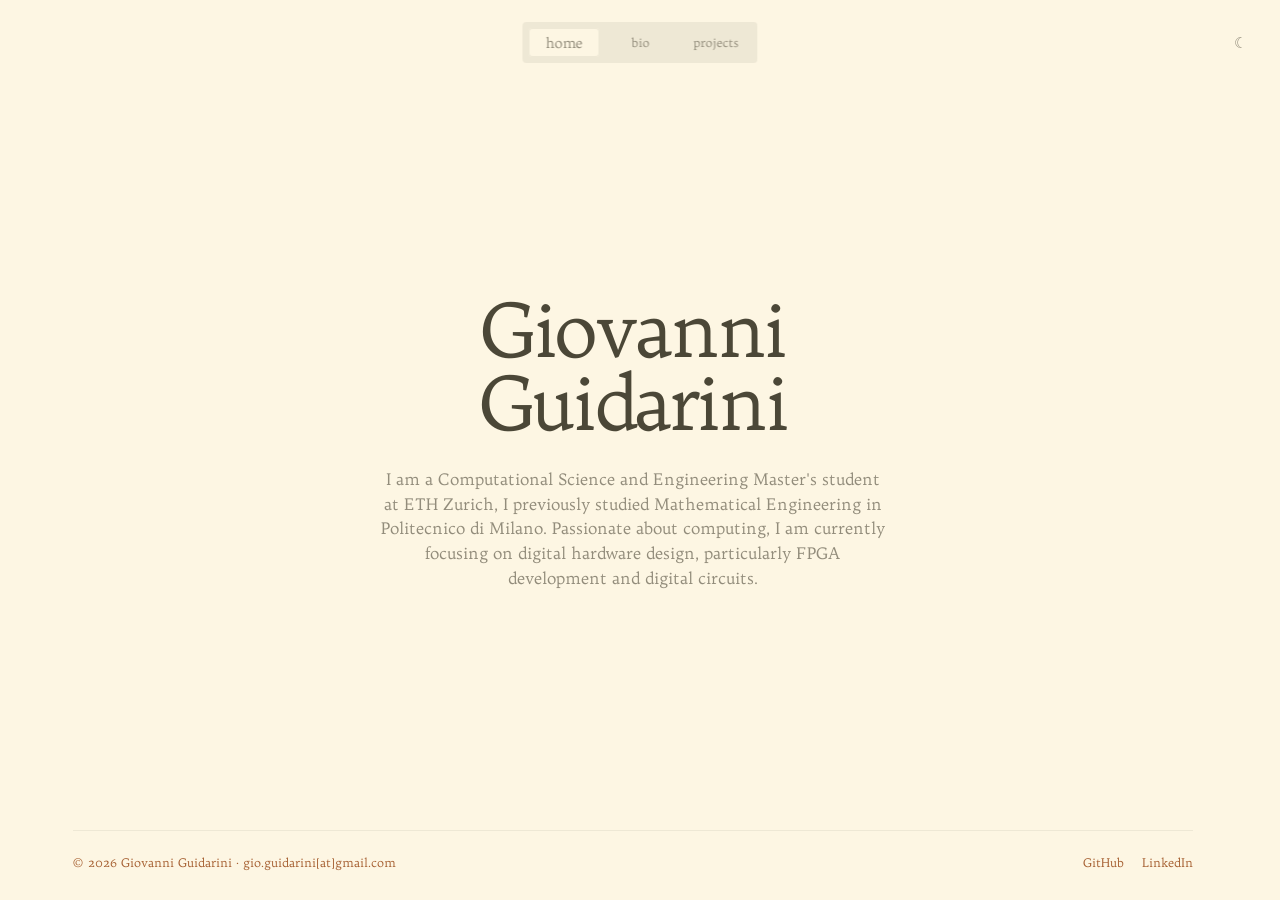
<file: index.html>
<!doctype html>
<html lang="en">
<head>
  <meta charset="utf-8">
  <meta name="viewport" content="width=device-width, initial-scale=1">
  <title>Giovanni Guidarini</title>
  <meta name="description" content="Computational Science and Engineering student at ETH Zurich">
  <meta name="author" content="Giovanni Guidarini">
  <link rel="canonical" href="https://giovanniguidarini.com/">
  <link rel="stylesheet" href="style.css">
  <link rel="icon" type="image/x-icon" href="favicon.ico?v=5">
  <script src="theme.js" defer></script>
  <script src="page-transitions.js" defer></script>
</head>
<body class="home-page"><nav class="site-nav" aria-label="Main navigation"><a href="index.html" aria-current="page">home</a><a href="bio.html">bio</a><a href="projects.html">projects</a><a href="lecture-notes.html">lecture notes</a></nav><button class="theme-toggle" type="button" aria-label="Switch to dark mode" aria-pressed="false">☾</button>
<main class="page"><section class="profile-home"><div class="profile-copy"><h1>Giovanni Guidarini</h1><p class="description">I am a Computational Science and Engineering Master&#x27;s student at ETH Zurich, I previously studied Mathematical Engineering in Politecnico di Milano. Passionate about computing,  I am currently focusing on digital hardware design, particularly FPGA development and digital circuits.</p></div></section></main>
<footer class="page footer"><span>© 2026 Giovanni Guidarini <span>·</span> gio.guidarini[at]gmail.com</span><span class="footer-links"><a href="https://github.com/gioguida" target="_blank" rel="noopener">GitHub</a><a href="https://www.linkedin.com/in/giovanni-guidarini/" target="_blank" rel="noopener">LinkedIn</a></span></footer></body></html>
</file>
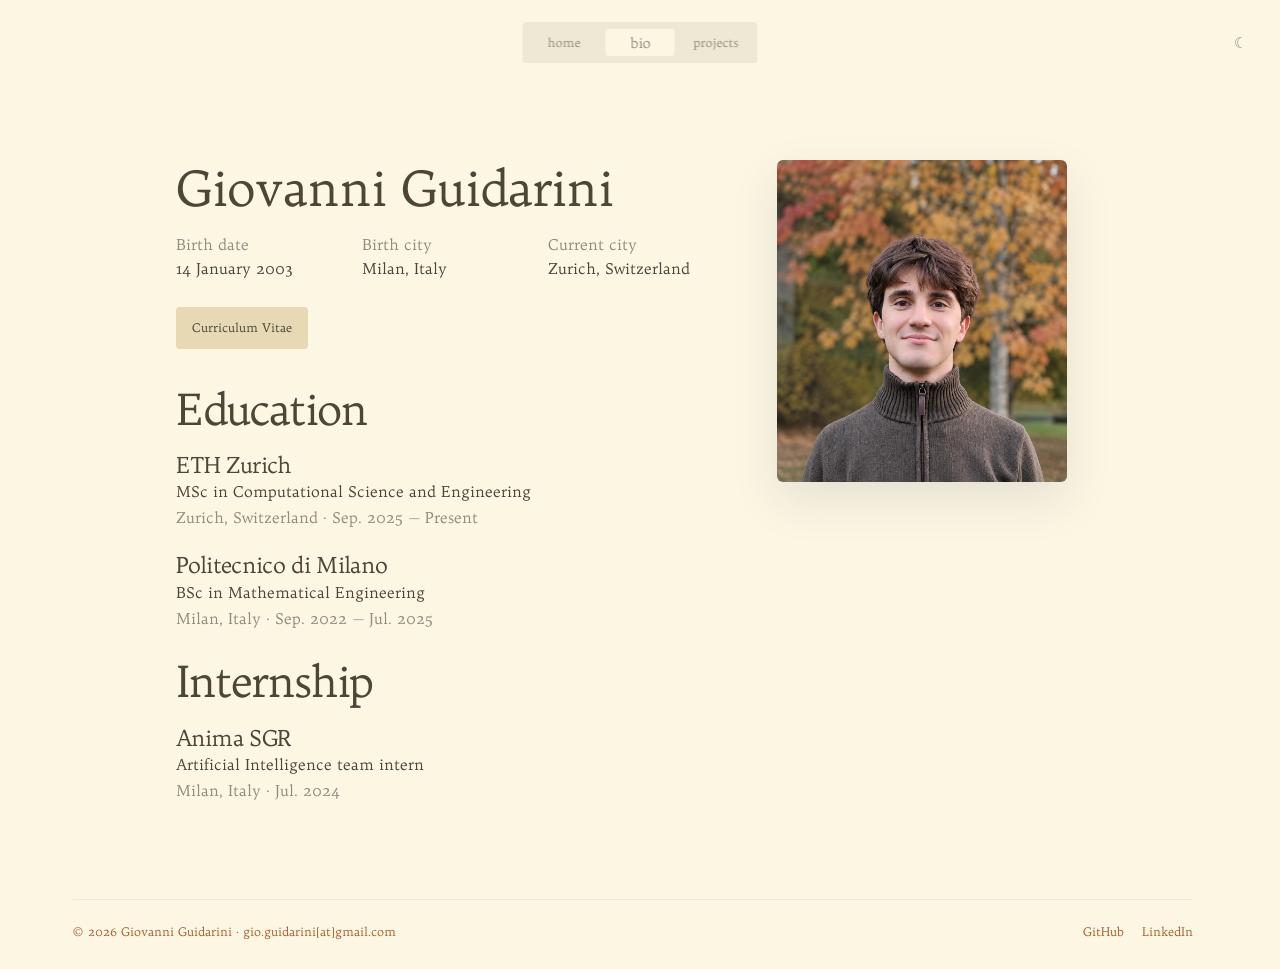
<file: bio.html>
<!doctype html>
<html lang="en">
<head>
  <meta charset="utf-8">
  <meta name="viewport" content="width=device-width, initial-scale=1">
  <title>Bio — Giovanni Guidarini</title>
  <meta name="description" content="Biography, education, and internship of Giovanni Guidarini">
  <meta name="author" content="Giovanni Guidarini">
  <link rel="canonical" href="https://giovanniguidarini.com/bio.html">
  <link rel="stylesheet" href="style.css">
  <link rel="icon" type="image/x-icon" href="favicon.ico?v=5">
  <script src="theme.js" defer></script>
  <script src="page-transitions.js" defer></script>
</head>
<body><nav class="site-nav" aria-label="Main navigation"><a href="index.html">home</a><a href="bio.html" aria-current="page">bio</a><a href="projects.html">projects</a><a href="lecture-notes.html">lecture notes</a></nav><button class="theme-toggle" type="button" aria-label="Switch to dark mode" aria-pressed="false">☾</button>
<main class="page subpage bio-page">
  <header class="bio-hero">
    <div class="bio-intro"><h2>Giovanni Guidarini</h2>
      <dl class="bio-facts"><div><dt>Birth date</dt><dd>14 January 2003</dd></div><div><dt>Birth city</dt><dd>Milan, Italy</dd></div><div><dt>Current city</dt><dd>Zurich, Switzerland</dd></div></dl>
      <a class="download" href="media/Giovanni_Guidarini_CV.pdf">Curriculum Vitae</a>
    </div>
    <img class="bio-photo" src="media/profile_pic_wallpaper1.webp" alt="Portrait of Giovanni Guidarini outdoors">
  </header>
  <section class="bio-section" aria-labelledby="education-heading"><h2 id="education-heading">Education</h2><ol class="cv-list"><li class="cv-entry">
  <div><h3>ETH Zurich</h3><p>MSc in Computational Science and Engineering</p><span class="muted">Zurich, Switzerland · Sep. 2025 — Present</span></div>
</li>
<li class="cv-entry">
  <div><h3>Politecnico di Milano</h3><p>BSc in Mathematical Engineering</p><span class="muted">Milan, Italy · Sep. 2022 — Jul. 2025</span></div>
</li></ol></section>
  <section class="bio-section" aria-labelledby="internship-heading"><h2 id="internship-heading">Internship</h2><ol class="cv-list"><li class="cv-entry">
  <div><h3>Anima SGR</h3><p>Artificial Intelligence team intern</p><span class="muted">Milan, Italy · Jul. 2024</span></div>
</li></ol></section>
</main>
<footer class="page footer"><span>© 2026 Giovanni Guidarini <span>·</span> gio.guidarini[at]gmail.com</span><span class="footer-links"><a href="https://github.com/gioguida" target="_blank" rel="noopener">GitHub</a><a href="https://www.linkedin.com/in/giovanni-guidarini/" target="_blank" rel="noopener">LinkedIn</a></span></footer></body></html>
</file>
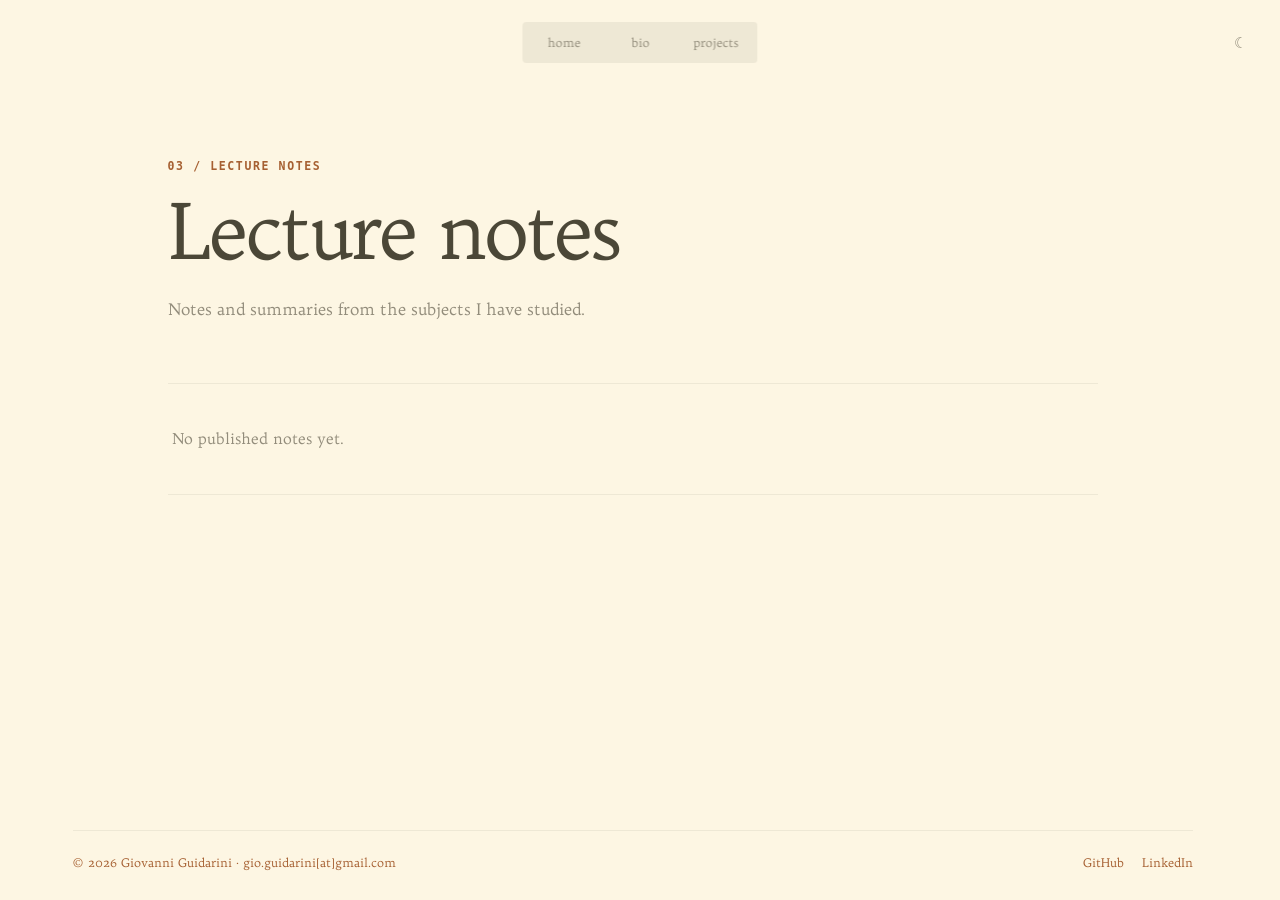
<file: lecture-notes.html>
<!doctype html>
<html lang="en">
<head>
  <meta charset="utf-8">
  <meta name="viewport" content="width=device-width, initial-scale=1">
  <title>Lecture notes — Giovanni Guidarini</title>
  <meta name="description" content="Notes and summaries from the subjects I have studied.">
  <meta name="author" content="Giovanni Guidarini">
  <link rel="canonical" href="https://giovanniguidarini.com/lecture-notes.html">
  <link rel="stylesheet" href="style.css">
  <link rel="icon" type="image/x-icon" href="favicon.ico?v=5">
  <script src="theme.js" defer></script>
  <script src="page-transitions.js" defer></script>
</head>
<body><nav class="site-nav" aria-label="Main navigation"><a href="index.html">home</a><a href="bio.html">bio</a><a href="projects.html">projects</a><a href="lecture-notes.html" aria-current="page">lecture notes</a></nav><button class="theme-toggle" type="button" aria-label="Switch to dark mode" aria-pressed="false">☾</button>
<main class="page subpage"><div class="intro"><p class="eyebrow">03 / lecture notes</p><h1>Lecture notes</h1><p class="lede">Notes and summaries from the subjects I have studied.</p></div><section class="empty-state"><p class="muted">No published notes yet.</p></section></main>
<footer class="page footer"><span>© 2026 Giovanni Guidarini <span>·</span> gio.guidarini[at]gmail.com</span><span class="footer-links"><a href="https://github.com/gioguida" target="_blank" rel="noopener">GitHub</a><a href="https://www.linkedin.com/in/giovanni-guidarini/" target="_blank" rel="noopener">LinkedIn</a></span></footer></body></html>
</file>
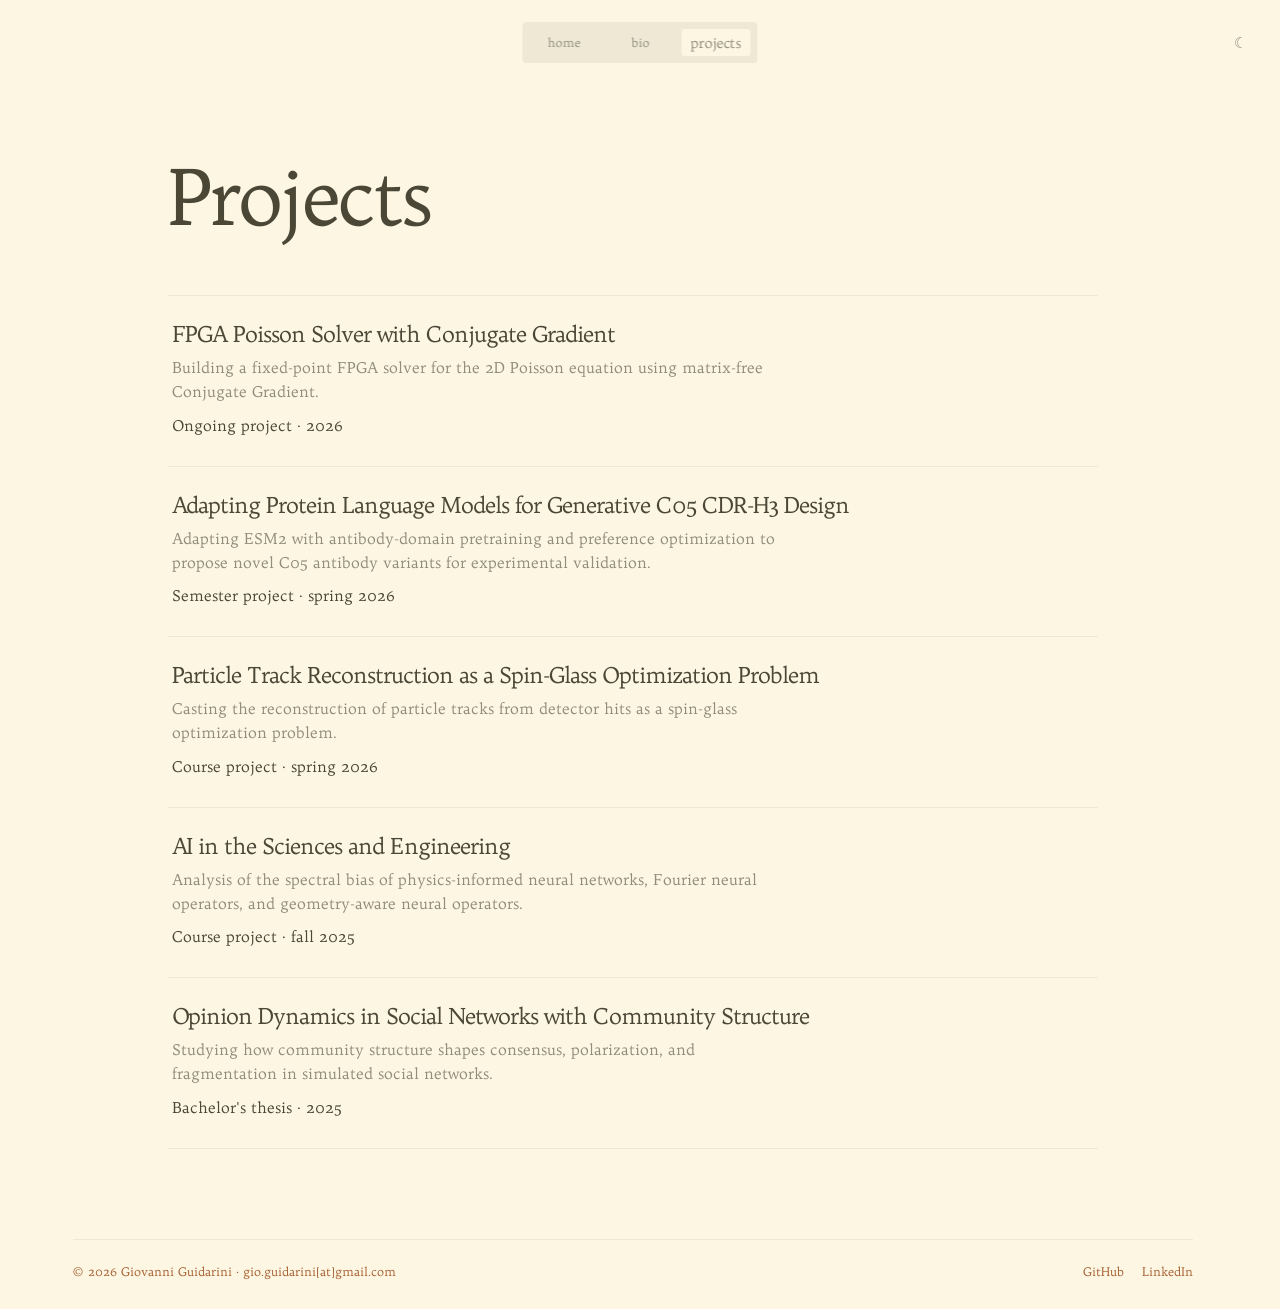
<file: projects.html>
<!doctype html>
<html lang="en">
<head>
  <meta charset="utf-8">
  <meta name="viewport" content="width=device-width, initial-scale=1">
  <title>Projects — Giovanni Guidarini</title>
  <meta name="description" content="Selected projects by Giovanni Guidarini">
  <meta name="author" content="Giovanni Guidarini">
  <link rel="canonical" href="https://giovanniguidarini.com/projects.html">
  <link rel="stylesheet" href="style.css">
  <link rel="icon" type="image/x-icon" href="favicon.ico?v=5">
  <script src="theme.js" defer></script>
  <script src="page-transitions.js" defer></script>
</head>
<body><nav class="site-nav" aria-label="Main navigation"><a href="index.html">home</a><a href="bio.html">bio</a><a href="projects.html" aria-current="page">projects</a><a href="lecture-notes.html">lecture notes</a></nav><button class="theme-toggle" type="button" aria-label="Switch to dark mode" aria-pressed="false">☾</button>
<main class="page subpage"><div class="intro"><h1>Projects</h1></div><section class="publication-list"><a class="publication" href="projects/FPGA-Poisson-Solver.html">
  <div><h2>FPGA Poisson Solver with Conjugate Gradient</h2><p class="muted">Building a fixed-point FPGA solver for the 2D Poisson equation using matrix-free Conjugate Gradient.</p><span class="meta">Ongoing project · 2026</span></div>
</a>
<a class="publication" href="projects/ML4proteins.html">
  <div><h2>Adapting Protein Language Models for Generative C05 CDR-H3 Design</h2><p class="muted">Adapting ESM2 with antibody-domain pretraining and preference optimization to propose novel C05 antibody variants for experimental validation.</p><span class="meta">Semester project · spring 2026</span></div>
</a>
<a class="publication" href="projects/spinglass.html">
  <div><h2>Particle Track Reconstruction as a Spin-Glass Optimization Problem</h2><p class="muted">Casting the reconstruction of particle tracks from detector hits as a spin-glass optimization problem.</p><span class="meta">Course project · spring 2026</span></div>
</a>
<a class="publication" href="projects/AISE.html">
  <div><h2>AI in the Sciences and Engineering</h2><p class="muted">Analysis of the spectral bias of physics-informed neural networks, Fourier neural operators, and geometry-aware neural operators.</p><span class="meta">Course project · fall 2025</span></div>
</a>
<a class="publication" href="projects/bachelor-thesis.html">
  <div><h2>Opinion Dynamics in Social Networks with Community Structure</h2><p class="muted">Studying how community structure shapes consensus, polarization, and fragmentation in simulated social networks.</p><span class="meta">Bachelor&#x27;s thesis · 2025</span></div>
</a></section></main>
<footer class="page footer"><span>© 2026 Giovanni Guidarini <span>·</span> gio.guidarini[at]gmail.com</span><span class="footer-links"><a href="https://github.com/gioguida" target="_blank" rel="noopener">GitHub</a><a href="https://www.linkedin.com/in/giovanni-guidarini/" target="_blank" rel="noopener">LinkedIn</a></span></footer></body></html>
</file>
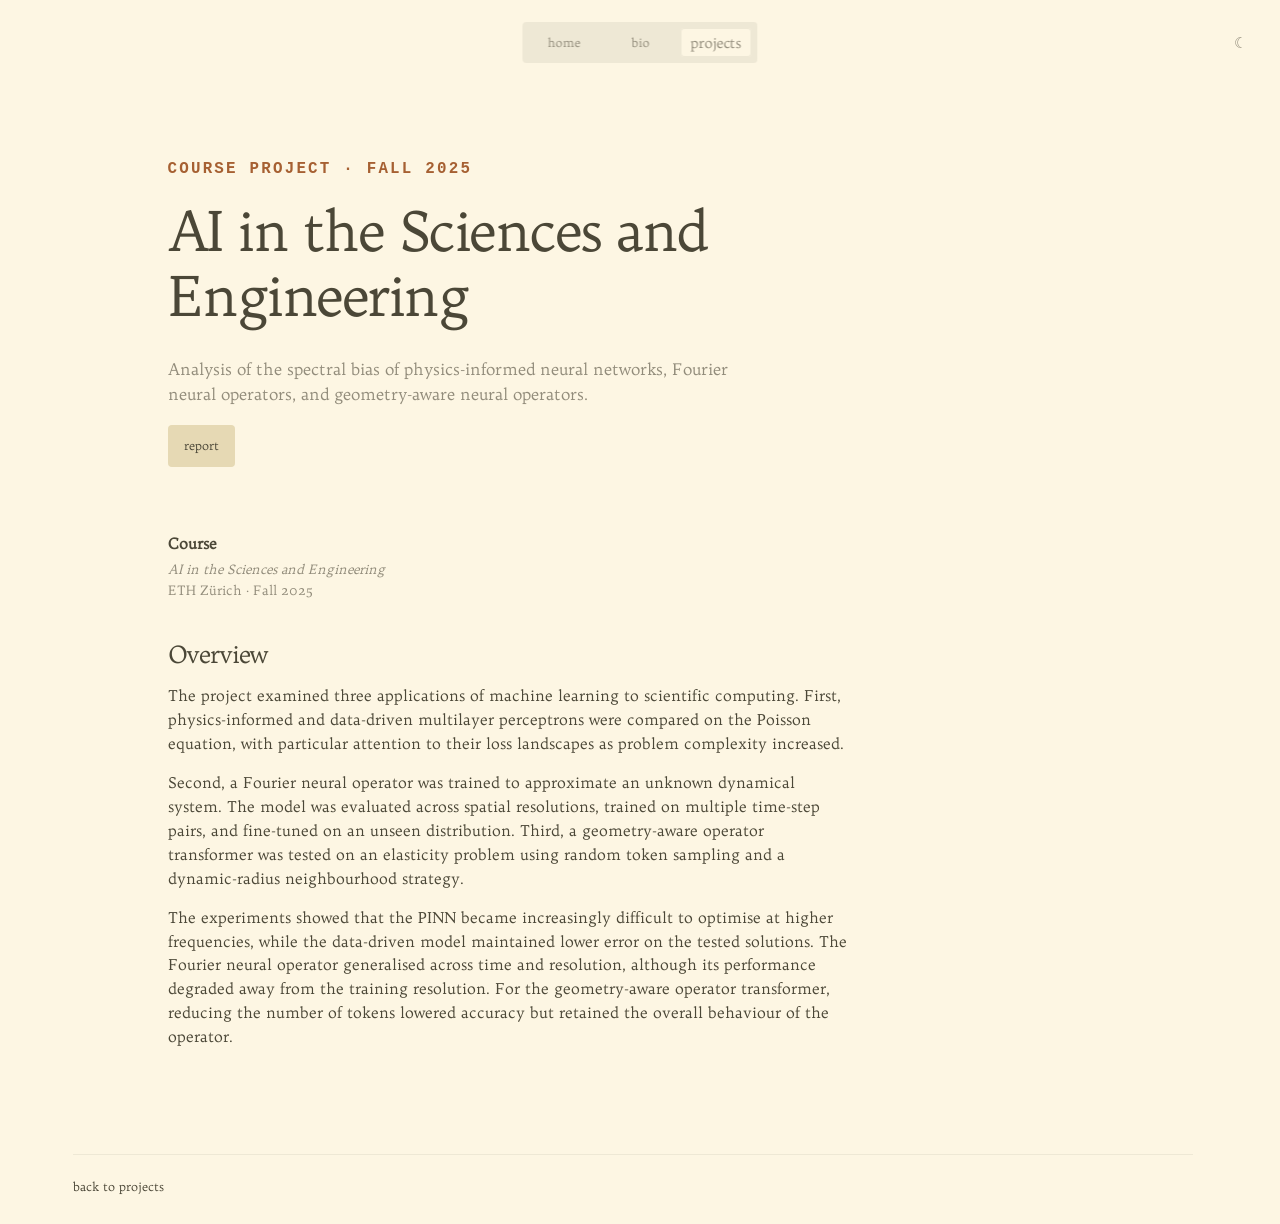
<file: projects/AISE.html>
<!doctype html>
<html lang="en">
<head>
  <meta charset="utf-8">
  <meta name="viewport" content="width=device-width, initial-scale=1">
  <title>AI in the Sciences and Engineering</title>
  <meta name="description" content="Analysis of the spectral bias of physics-informed neural networks, Fourier neural operators, and geometry-aware neural operators.">
  <meta name="author" content="Giovanni Guidarini">
  <link rel="canonical" href="https://giovanniguidarini.com/projects/AISE.html">
  <link rel="stylesheet" href="../style.css">
  <link rel="icon" type="image/x-icon" href="../favicon.ico?v=5">
  <script src="../theme.js" defer></script>
  <script src="../page-transitions.js" defer></script>
</head>
<body>
<nav class="site-nav" aria-label="Main navigation"><a href="../index.html">home</a><a href="../bio.html">bio</a><a href="../projects.html" aria-current="page">projects</a><a href="../lecture-notes.html">lecture notes</a></nav><button class="theme-toggle" type="button" aria-label="Switch to dark mode" aria-pressed="false">☾</button>
<main class="page subpage">
  <div class="detail-hero detail-hero--text-only"><div><p class="eyebrow">Course project · fall 2025</p><h1>AI in the Sciences and Engineering</h1><p class="lede">Analysis of the spectral bias of physics-informed neural networks, Fourier neural operators, and geometry-aware neural operators.</p><div class="project-actions"><a class="download" href="../media/projects/aise/report.pdf">report</a></div></div></div>
  <div class="detail-body"><div class="project-meta"><div class="project-meta-item"><strong>Course</strong><p class="muted"><em>AI in the Sciences and Engineering</em><br>ETH Zürich · Fall 2025</p></div></div><div class="project-overview"><h2>Overview</h2><p>The project examined three applications of machine learning to scientific computing. First, physics-informed and data-driven multilayer perceptrons were compared on the Poisson equation, with particular attention to their loss landscapes as problem complexity increased.</p><p>Second, a Fourier neural operator was trained to approximate an unknown dynamical system. The model was evaluated across spatial resolutions, trained on multiple time-step pairs, and fine-tuned on an unseen distribution. Third, a geometry-aware operator transformer was tested on an elasticity problem using random token sampling and a dynamic-radius neighbourhood strategy.</p><p>The experiments showed that the PINN became increasingly difficult to optimise at higher frequencies, while the data-driven model maintained lower error on the tested solutions. The Fourier neural operator generalised across time and resolution, although its performance degraded away from the training resolution. For the geometry-aware operator transformer, reducing the number of tokens lowered accuracy but retained the overall behaviour of the operator.</p></div></div>
</main>
<footer class="page footer"><a href="../projects.html">back to projects</a></footer>
</body></html>
</file>
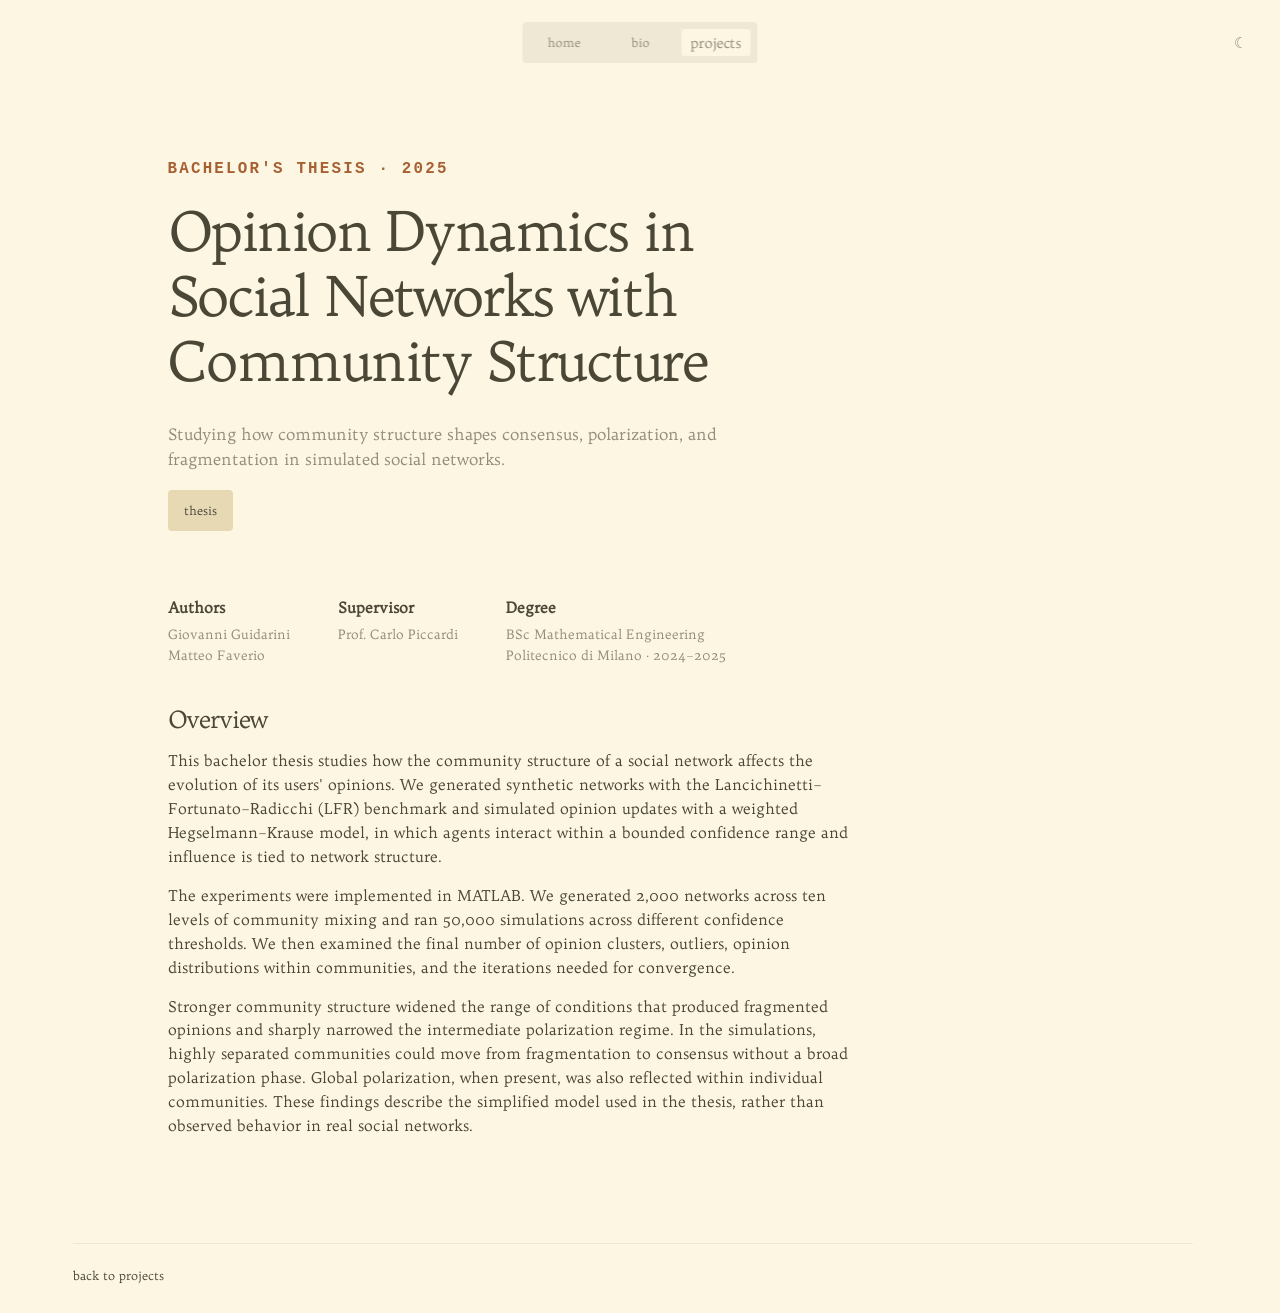
<file: projects/bachelor-thesis.html>
<!doctype html>
<html lang="en">
<head>
  <meta charset="utf-8">
  <meta name="viewport" content="width=device-width, initial-scale=1">
  <title>Opinion Dynamics in Social Networks with Community Structure</title>
  <meta name="description" content="Studying how community structure shapes consensus, polarization, and fragmentation in simulated social networks.">
  <meta name="author" content="Giovanni Guidarini">
  <link rel="canonical" href="https://giovanniguidarini.com/projects/bachelor-thesis.html">
  <link rel="stylesheet" href="../style.css">
  <link rel="icon" type="image/x-icon" href="../favicon.ico?v=5">
  <script src="../theme.js" defer></script>
  <script src="../page-transitions.js" defer></script>
</head>
<body>
<nav class="site-nav" aria-label="Main navigation"><a href="../index.html">home</a><a href="../bio.html">bio</a><a href="../projects.html" aria-current="page">projects</a><a href="../lecture-notes.html">lecture notes</a></nav><button class="theme-toggle" type="button" aria-label="Switch to dark mode" aria-pressed="false">☾</button>
<main class="page subpage">
  <div class="detail-hero detail-hero--text-only"><div><p class="eyebrow">Bachelor&#x27;s thesis · 2025</p><h1>Opinion Dynamics in Social Networks with Community Structure</h1><p class="lede">Studying how community structure shapes consensus, polarization, and fragmentation in simulated social networks.</p><div class="project-actions"><a class="download" href="../media/projects/bachelor-thesis/TESI_Definitiva.pdf">thesis</a></div></div></div>
  <div class="detail-body"><div class="project-meta"><div class="project-meta-item"><strong>Authors</strong><p class="muted">Giovanni Guidarini<br>Matteo Faverio</p></div><div class="project-meta-item"><strong>Supervisor</strong><p class="muted">Prof. Carlo Piccardi</p></div><div class="project-meta-item"><strong>Degree</strong><p class="muted">BSc Mathematical Engineering<br>Politecnico di Milano · 2024–2025</p></div></div><div class="project-overview"><h2>Overview</h2><p>This bachelor thesis studies how the community structure of a social network affects the evolution of its users&#x27; opinions. We generated synthetic networks with the Lancichinetti–Fortunato–Radicchi (LFR) benchmark and simulated opinion updates with a weighted Hegselmann–Krause model, in which agents interact within a bounded confidence range and influence is tied to network structure.</p><p>The experiments were implemented in MATLAB. We generated 2,000 networks across ten levels of community mixing and ran 50,000 simulations across different confidence thresholds. We then examined the final number of opinion clusters, outliers, opinion distributions within communities, and the iterations needed for convergence.</p><p>Stronger community structure widened the range of conditions that produced fragmented opinions and sharply narrowed the intermediate polarization regime. In the simulations, highly separated communities could move from fragmentation to consensus without a broad polarization phase. Global polarization, when present, was also reflected within individual communities. These findings describe the simplified model used in the thesis, rather than observed behavior in real social networks.</p></div></div>
</main>
<footer class="page footer"><a href="../projects.html">back to projects</a></footer>
</body></html>
</file>
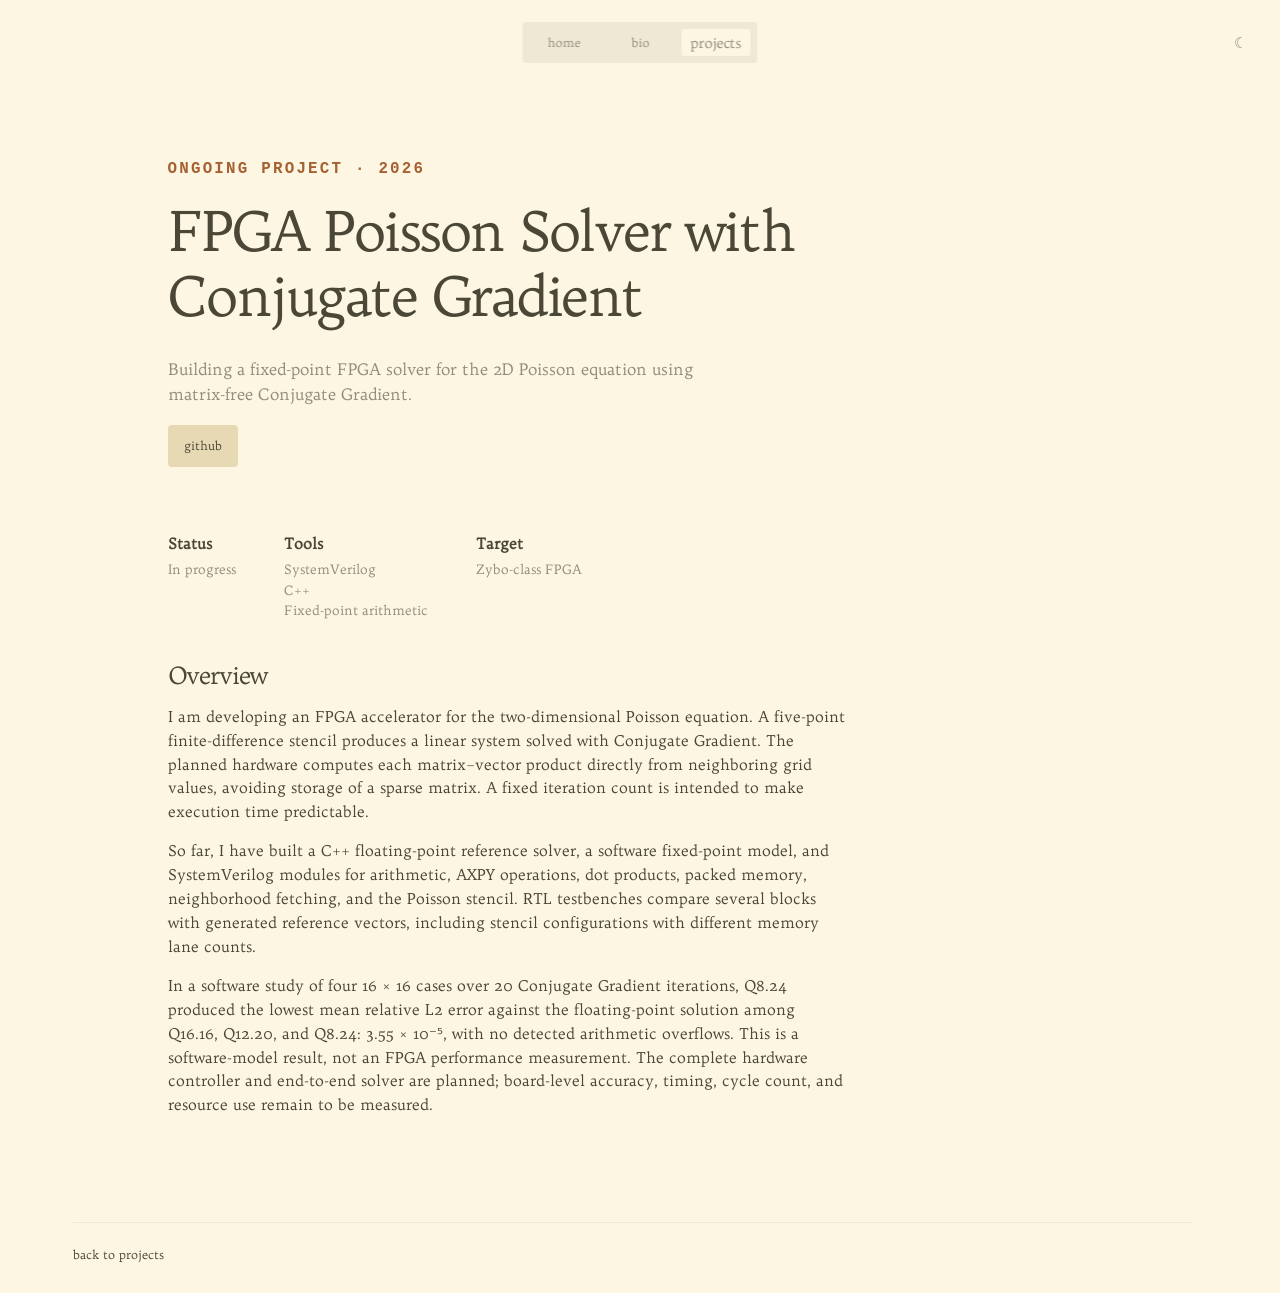
<file: projects/FPGA-Poisson-Solver.html>
<!doctype html>
<html lang="en">
<head>
  <meta charset="utf-8">
  <meta name="viewport" content="width=device-width, initial-scale=1">
  <title>FPGA Poisson Solver with Conjugate Gradient</title>
  <meta name="description" content="Building a fixed-point FPGA solver for the 2D Poisson equation using matrix-free Conjugate Gradient.">
  <meta name="author" content="Giovanni Guidarini">
  <link rel="canonical" href="https://giovanniguidarini.com/projects/FPGA-Poisson-Solver.html">
  <link rel="stylesheet" href="../style.css">
  <link rel="icon" type="image/x-icon" href="../favicon.ico?v=5">
  <script src="../theme.js" defer></script>
  <script src="../page-transitions.js" defer></script>
</head>
<body>
<nav class="site-nav" aria-label="Main navigation"><a href="../index.html">home</a><a href="../bio.html">bio</a><a href="../projects.html" aria-current="page">projects</a><a href="../lecture-notes.html">lecture notes</a></nav><button class="theme-toggle" type="button" aria-label="Switch to dark mode" aria-pressed="false">☾</button>
<main class="page subpage">
  <div class="detail-hero detail-hero--text-only"><div><p class="eyebrow">Ongoing project · 2026</p><h1>FPGA Poisson Solver with Conjugate Gradient</h1><p class="lede">Building a fixed-point FPGA solver for the 2D Poisson equation using matrix-free Conjugate Gradient.</p><div class="project-actions"><a class="download" href="https://github.com/gioguida/FPGA-Poisson-Solver">github</a></div></div></div>
  <div class="detail-body"><div class="project-meta"><div class="project-meta-item"><strong>Status</strong><p class="muted">In progress</p></div><div class="project-meta-item"><strong>Tools</strong><p class="muted">SystemVerilog<br>C++<br>Fixed-point arithmetic</p></div><div class="project-meta-item"><strong>Target</strong><p class="muted">Zybo-class FPGA</p></div></div><div class="project-overview"><h2>Overview</h2><p>I am developing an FPGA accelerator for the two-dimensional Poisson equation. A five-point finite-difference stencil produces a linear system solved with Conjugate Gradient. The planned hardware computes each matrix–vector product directly from neighboring grid values, avoiding storage of a sparse matrix. A fixed iteration count is intended to make execution time predictable.</p><p>So far, I have built a C++ floating-point reference solver, a software fixed-point model, and SystemVerilog modules for arithmetic, AXPY operations, dot products, packed memory, neighborhood fetching, and the Poisson stencil. RTL testbenches compare several blocks with generated reference vectors, including stencil configurations with different memory lane counts.</p><p>In a software study of four 16 × 16 cases over 20 Conjugate Gradient iterations, Q8.24 produced the lowest mean relative L2 error against the floating-point solution among Q16.16, Q12.20, and Q8.24: 3.55 × 10⁻⁵, with no detected arithmetic overflows. This is a software-model result, not an FPGA performance measurement. The complete hardware controller and end-to-end solver are planned; board-level accuracy, timing, cycle count, and resource use remain to be measured.</p></div></div>
</main>
<footer class="page footer"><a href="../projects.html">back to projects</a></footer>
</body></html>
</file>
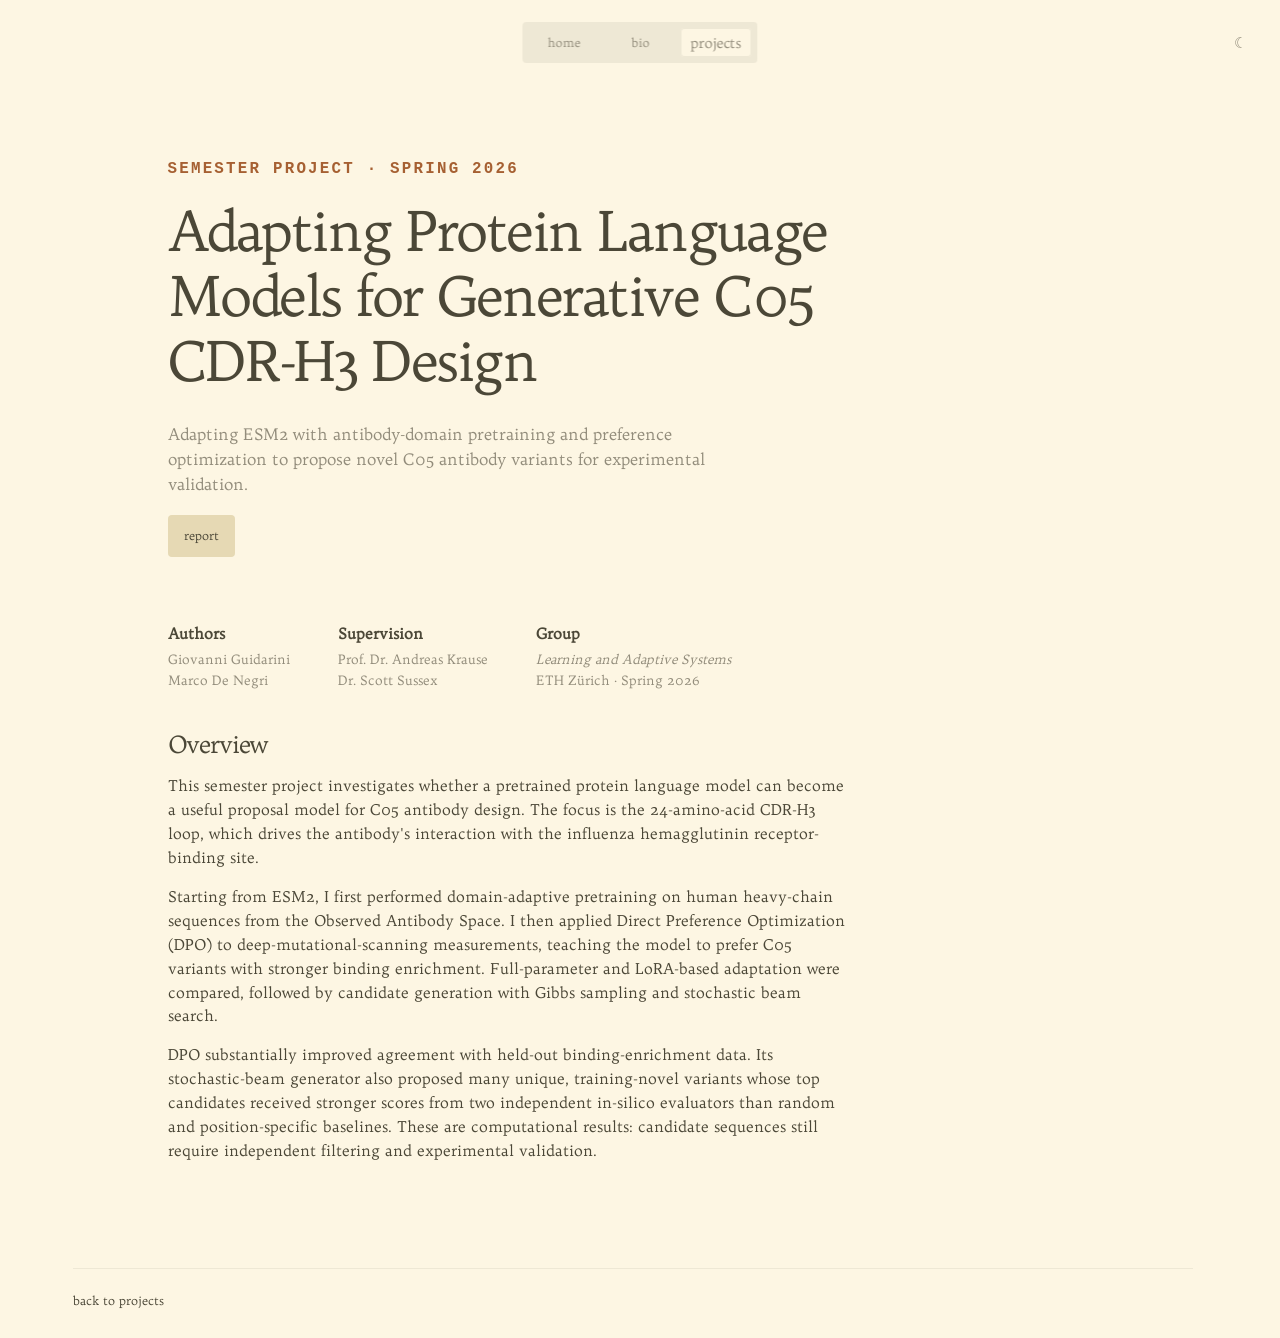
<file: projects/ML4proteins.html>
<!doctype html>
<html lang="en">
<head>
  <meta charset="utf-8">
  <meta name="viewport" content="width=device-width, initial-scale=1">
  <title>Adapting Protein Language Models for Generative C05 CDR-H3 Design</title>
  <meta name="description" content="Adapting ESM2 with antibody-domain pretraining and preference optimization to propose novel C05 antibody variants for experimental validation.">
  <meta name="author" content="Giovanni Guidarini">
  <link rel="canonical" href="https://giovanniguidarini.com/projects/ML4proteins.html">
  <link rel="stylesheet" href="../style.css">
  <link rel="icon" type="image/x-icon" href="../favicon.ico?v=5">
  <script src="../theme.js" defer></script>
  <script src="../page-transitions.js" defer></script>
</head>
<body>
<nav class="site-nav" aria-label="Main navigation"><a href="../index.html">home</a><a href="../bio.html">bio</a><a href="../projects.html" aria-current="page">projects</a><a href="../lecture-notes.html">lecture notes</a></nav><button class="theme-toggle" type="button" aria-label="Switch to dark mode" aria-pressed="false">☾</button>
<main class="page subpage">
  <div class="detail-hero detail-hero--text-only"><div><p class="eyebrow">Semester project · spring 2026</p><h1>Adapting Protein Language Models for Generative C05 CDR-H3 Design</h1><p class="lede">Adapting ESM2 with antibody-domain pretraining and preference optimization to propose novel C05 antibody variants for experimental validation.</p><div class="project-actions"><a class="download" href="../media/projects/plm-antibody-design/report.pdf">report</a></div></div></div>
  <div class="detail-body"><div class="project-meta"><div class="project-meta-item"><strong>Authors</strong><p class="muted">Giovanni Guidarini<br>Marco De Negri</p></div><div class="project-meta-item"><strong>Supervision</strong><p class="muted">Prof. Dr. Andreas Krause<br>Dr. Scott Sussex</p></div><div class="project-meta-item"><strong>Group</strong><p class="muted"><em>Learning and Adaptive Systems</em><br>ETH Zürich · Spring 2026</p></div></div><div class="project-overview"><h2>Overview</h2><p>This semester project investigates whether a pretrained protein language model can become a useful proposal model for C05 antibody design. The focus is the 24-amino-acid CDR-H3 loop, which drives the antibody&#x27;s interaction with the influenza hemagglutinin receptor-binding site.</p><p>Starting from ESM2, I first performed domain-adaptive pretraining on human heavy-chain sequences from the Observed Antibody Space. I then applied Direct Preference Optimization (DPO) to deep-mutational-scanning measurements, teaching the model to prefer C05 variants with stronger binding enrichment. Full-parameter and LoRA-based adaptation were compared, followed by candidate generation with Gibbs sampling and stochastic beam search.</p><p>DPO substantially improved agreement with held-out binding-enrichment data. Its stochastic-beam generator also proposed many unique, training-novel variants whose top candidates received stronger scores from two independent in-silico evaluators than random and position-specific baselines. These are computational results: candidate sequences still require independent filtering and experimental validation.</p></div></div>
</main>
<footer class="page footer"><a href="../projects.html">back to projects</a></footer>
</body></html>
</file>
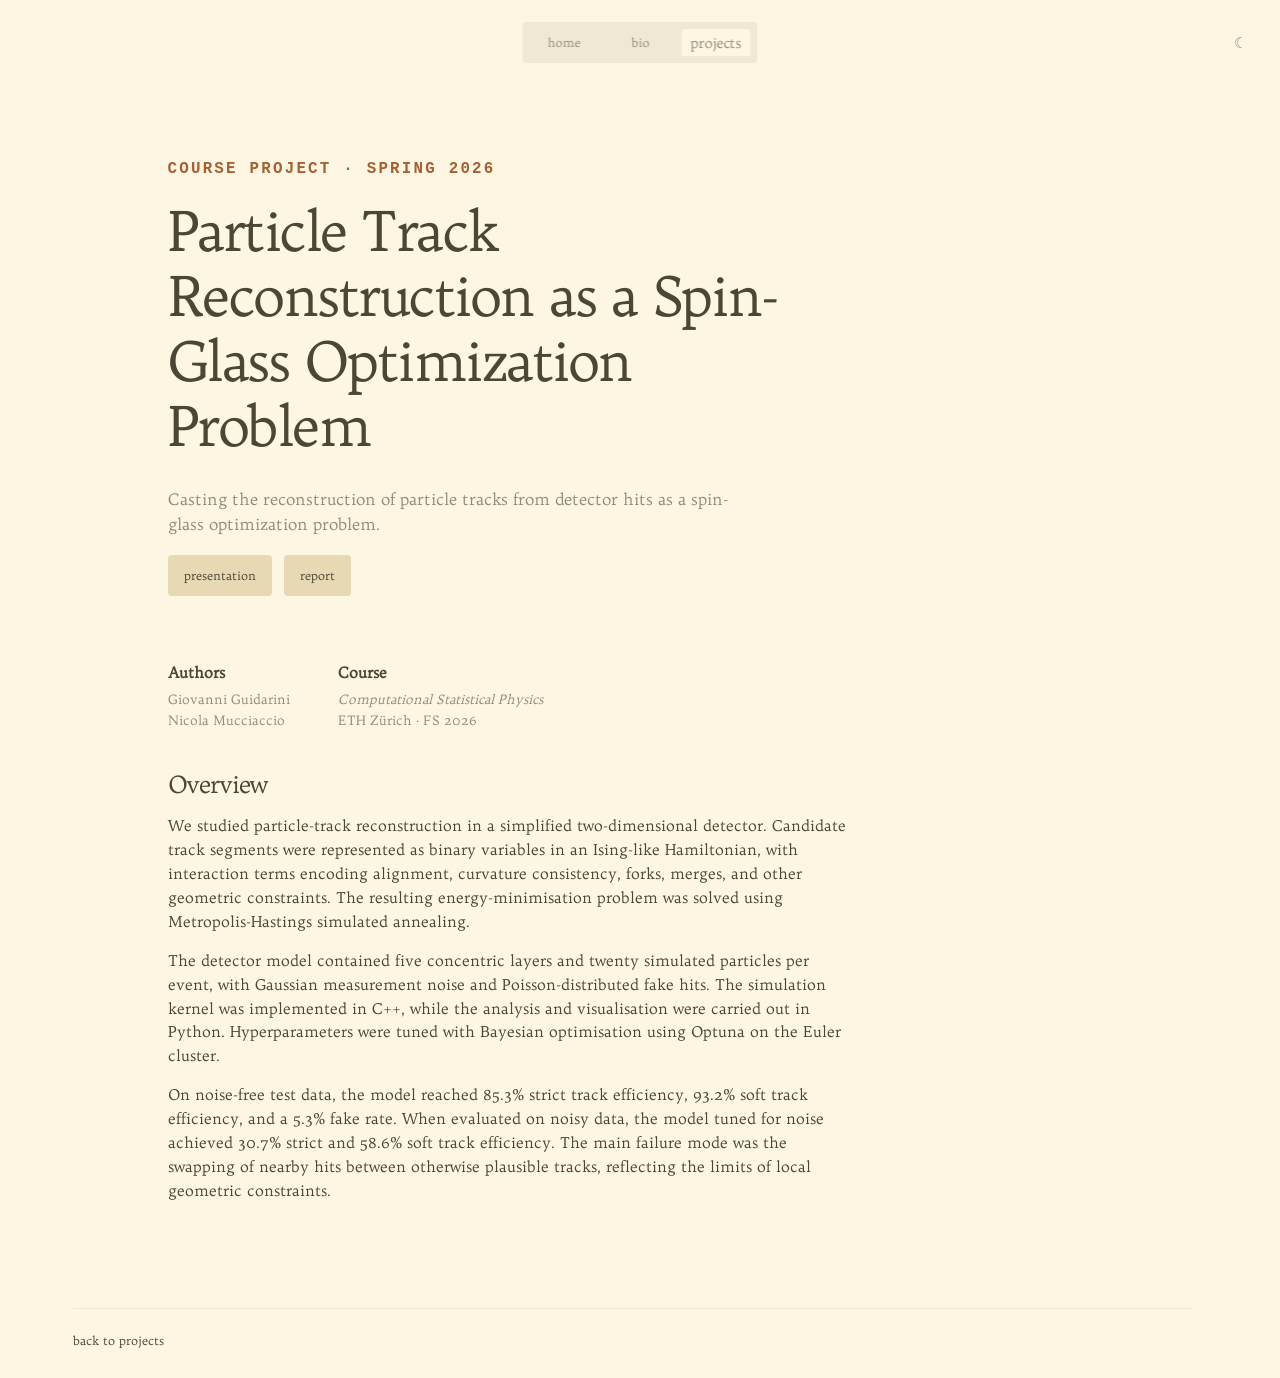
<file: projects/spinglass.html>
<!doctype html>
<html lang="en">
<head>
  <meta charset="utf-8">
  <meta name="viewport" content="width=device-width, initial-scale=1">
  <title>Particle Track Reconstruction as a Spin-Glass Optimization Problem</title>
  <meta name="description" content="Casting the reconstruction of particle tracks from detector hits as a spin-glass optimization problem.">
  <meta name="author" content="Giovanni Guidarini">
  <link rel="canonical" href="https://giovanniguidarini.com/projects/spinglass.html">
  <link rel="stylesheet" href="../style.css">
  <link rel="icon" type="image/x-icon" href="../favicon.ico?v=5">
  <script src="../theme.js" defer></script>
  <script src="../page-transitions.js" defer></script>
</head>
<body>
<nav class="site-nav" aria-label="Main navigation"><a href="../index.html">home</a><a href="../bio.html">bio</a><a href="../projects.html" aria-current="page">projects</a><a href="../lecture-notes.html">lecture notes</a></nav><button class="theme-toggle" type="button" aria-label="Switch to dark mode" aria-pressed="false">☾</button>
<main class="page subpage">
  <div class="detail-hero detail-hero--text-only"><div><p class="eyebrow">Course project · spring 2026</p><h1>Particle Track Reconstruction as a Spin-Glass Optimization Problem</h1><p class="lede">Casting the reconstruction of particle tracks from detector hits as a spin-glass optimization problem.</p><div class="project-actions"><a class="download" href="../media/projects/particle-track/presentation.pdf">presentation</a><a class="download" href="../media/projects/particle-track/report.pdf">report</a></div></div></div>
  <div class="detail-body"><div class="project-meta"><div class="project-meta-item"><strong>Authors</strong><p class="muted">Giovanni Guidarini<br>Nicola Mucciaccio</p></div><div class="project-meta-item"><strong>Course</strong><p class="muted"><em>Computational Statistical Physics</em><br>ETH Zürich · FS 2026</p></div></div><div class="project-overview"><h2>Overview</h2><p>We studied particle-track reconstruction in a simplified two-dimensional detector. Candidate track segments were represented as binary variables in an Ising-like Hamiltonian, with interaction terms encoding alignment, curvature consistency, forks, merges, and other geometric constraints. The resulting energy-minimisation problem was solved using Metropolis-Hastings simulated annealing.</p><p>The detector model contained five concentric layers and twenty simulated particles per event, with Gaussian measurement noise and Poisson-distributed fake hits. The simulation kernel was implemented in C++, while the analysis and visualisation were carried out in Python. Hyperparameters were tuned with Bayesian optimisation using Optuna on the Euler cluster.</p><p>On noise-free test data, the model reached 85.3% strict track efficiency, 93.2% soft track efficiency, and a 5.3% fake rate. When evaluated on noisy data, the model tuned for noise achieved 30.7% strict and 58.6% soft track efficiency. The main failure mode was the swapping of nearby hits between otherwise plausible tracks, reflecting the limits of local geometric constraints.</p></div></div>
</main>
<footer class="page footer"><a href="../projects.html">back to projects</a></footer>
</body></html>
</file>
<file: style.css>
@import url('https://fonts.googleapis.com/css2?family=Trykker&display=swap');

:root {
  --base03: #4b4737;
  --base01: #928c7b;
  --base00: #4b4737;
  --base0: #839496;
  --base2: #eee8d5;
  --base3: #fdf6e3;
  --yellow: #b58900;
  --orange: #a66032;
  --red: #dc322f;
  --cyan: #2aa198;
  --blue: #268bd2;
  --violet: #6c71c4;
  --color-background: #fdf6e3;
  --color-surface: rgba(255, 255, 255, .55);
  --color-text-primary: #4b4737;
  --color-text-secondary: #4b4737;
  --color-text-muted: #928c7b;
  --color-accent: #268bd2;
  --color-border: #eee8d5;
  --download-button: #e6d9b4;
  --shadow: 0 18px 48px rgba(0, 43, 54, .10);
  --font-display: "Trykker", Didot, "Bodoni 72", "Times New Roman", serif;
  --font-text: "Trykker", Iowan Old Style, Baskerville, Georgia, serif;
  --font-mono: ui-monospace, SFMono-Regular, Consolas, monospace;
  --font-weight-heading: 400;
  --font-scale: 90%;
  --font-size-body: 1.05rem;
  --font-size-small: .84rem;
  --project-title-line-height: 1.18;
  --page-max-width: 1120px;
  --page-gutter: 48px;
  --radius-card: 6px;
  --radius-control: 4px;
  --space-card: 27px;
  --space-grid: 18px;
  --space-section: 100px;
  --space-bio-section: 24px;
  --subpage-width: 930px;
  --bio-hero-width: 930px;
  --bio-photo-width: 290px;
  --bio-photo-mobile-width: clamp(96px, 28vw, 150px);
  --bio-photo-aspect-ratio: 9 / 10;
  --bio-photo-top-offset: 0;
  --bio-photo-fixed-top: 160px;
  --bio-photo-horizontal-bias: 70px;
  --bio-photo-column-gap: 24px;
  --bio-stack-breakpoint: 1000px;
  --transition: .2s ease;
  --page-slide-duration: 520ms;
  --page-slide-easing: cubic-bezier(.22, 1, .36, 1);
  --nav-lens-scale: 1.12;
  --footer-slide-duration: 170ms;
  --footer-slide-easing: cubic-bezier(.55, 0, .8, .4);
  --blur: 10px;
}

[data-theme="dark"] {
  --base03: #d7c6dc;
  --base01: #a696aa;
  --base00: #d7c6dc;
  --base0: #657b83;
  --base2: #35203a;
  --base3: #231727;
  --color-background: #231727;
  --color-surface: rgba(53, 32, 58, .72);
  --color-text-primary: #d7c6dc;
  --color-text-secondary: #d7c6dc;
  --color-text-muted: #a696aa;
  --color-border: #4b3150;
  --download-button: #35203a;
  --orange: #b4a7b7;
  --shadow: 0 18px 48px rgba(0, 0, 0, .24);
}

* { box-sizing: border-box; }
html { scroll-behavior: smooth; font-size: var(--font-scale); scrollbar-gutter: stable; }
body {
  margin: 0;
  background: var(--base3);
  color: var(--base00);
  font-family: var(--font-text);
  font-size: var(--font-size-body);
  line-height: 1.58;
}
.home-page { height: 100svh; height: 100dvh; overflow: hidden; display: flex; flex-direction: column; }
.home-page main { flex: 1; min-height: 0; overflow: hidden; }
.home-page .footer { flex-shrink: 0; }
body:not(.home-page) { min-height: 100svh; min-height: 100dvh; display: flex; flex-direction: column; }
body:not(.home-page) main { flex: 1; }
a { color: inherit; text-decoration: none; }
img { display: block; max-width: 100%; }

.transition-stage { position: fixed; z-index: 5; inset: 0; overflow: hidden; background: var(--color-background); pointer-events: none; }
.transition-track { display: flex; width: 200%; height: 100%; will-change: transform; }
.transition-panel { position: relative; display: flex; flex: 0 0 50%; flex-direction: column; height: 100%; overflow: hidden; background: var(--color-background); }
.transition-panel main { flex: 1; min-height: 0; overflow: hidden; }
.transition-panel > .bio-photo { position: absolute; }
.transition-footer { position: absolute; z-index: 2; right: 0; left: 0; background: var(--color-background); will-change: transform; }

.site-nav {
  position: fixed; z-index: 10; top: 22px; left: 50vw; transform: translateX(-50%);
  display: grid; grid-auto-flow: column; grid-auto-columns: 1fr; gap: 5px; padding: 6px;
  background: var(--base2); border: none;
  border-radius: var(--radius-control); box-shadow: none;
  backdrop-filter: blur(10px);
}
.site-nav a { position: relative; z-index: 1; padding: 5px 13px; border-radius: var(--radius-control); font-size: .84rem; color: var(--base01); text-align: center; white-space: nowrap; }
.site-nav .nav-label { display: inline-block; transform: scale(var(--lens-scale, 1)); transform-origin: center; }
.site-nav a:hover, .site-nav a[aria-current="page"] { background: var(--color-background); }
.site-nav.has-selector a:hover, .site-nav.has-selector a[aria-current="page"] { background: transparent; }
.site-nav .nav-selector { position: absolute; z-index: 0; border-radius: var(--radius-control); background: var(--color-background); box-shadow: inset 0 0 0 1px var(--color-border); pointer-events: none; }
.site-nav a[href*="lecture-notes"] { display: none; }
.theme-toggle { position: fixed; z-index: 11; top: 26.5px; right: 24px; width: 32px; height: 32px; padding: 0; display: inline-flex; align-items: center; justify-content: center; border: 0; border-radius: 50%; background: transparent; color: var(--base01); font: 1.05rem/1 var(--font-text); cursor: pointer; }
.theme-toggle:hover, .theme-toggle:focus-visible { background: transparent; color: var(--base03); }
[data-theme="dark"] .theme-toggle { background: transparent; color: var(--base03); }
[data-theme="dark"] .theme-toggle:hover, [data-theme="dark"] .theme-toggle:focus-visible, [data-theme="dark"] .download:hover { background: transparent; color: var(--base03); }

.page { width: min(var(--page-max-width), calc(100% - var(--page-gutter))); margin: 0 auto; }
.hero { min-height: 100vh; display: grid; grid-template-columns: 1.08fr .92fr; align-items: center; gap: 9%; padding: 100px 0 70px; }
.profile-home { height: 100%; min-height: 0; display: grid; grid-template-columns: 1fr; align-items: center; justify-items: center; padding: 90px 0 35px; }
.profile-copy { max-width: 560px; text-align: center; }
.profile-copy h1 { font-size: clamp(2.7rem, 6vw, 5.2rem); }
.description { max-width: 510px; margin: 28px auto 0; font-size: 1.08rem; color: var(--base01); }
.eyebrow { margin: 0 0 20px; color: var(--orange); font: 600 .8rem/1.2 var(--font-mono); letter-spacing: .14em; text-transform: uppercase; }
h1, h2, h3 { margin: 0; color: var(--base03); font-family: var(--font-display); font-weight: var(--font-weight-heading); letter-spacing: -.045em; line-height: .98; }
h1 { max-width: 680px; font-size: clamp(2.8rem, 6vw, 5.5rem); }
h2 { font-size: clamp(1.9rem, 3.8vw, 3.8rem); }
h3 { font-size: 1.3rem; letter-spacing: -.03em; line-height: 1.05; }
.lede { max-width: 580px; margin: 28px 0 0; font-size: 1.13rem; color: var(--base01); }
.accent { color: var(--blue); }
.portrait-frame { position: relative; max-width: 390px; justify-self: end; margin: 0; }
.home-page .portrait-frame { min-height: 0; max-height: 100%; }
.portrait-frame::before { content: none; }
.portrait-frame img { aspect-ratio: 4 / 5; width: 100%; object-fit: cover; object-position: 63% 70%; border-radius: var(--radius-card); }
.home-page .portrait-frame img { max-height: 100%; height: auto; }
.portrait-note { position: absolute; bottom: 24px; left: -42px; padding: 9px 14px; background: var(--base03); color: var(--base3); border-radius: 10px; font: .78rem var(--font-mono); transform: rotate(-5deg); }
.section { padding: 100px 0; }
.section-heading { display: flex; justify-content: space-between; align-items: end; gap: 24px; margin-bottom: 38px; }
.section-heading p { max-width: 420px; margin: 0; }
.muted { color: var(--base01); }
.grid { display: grid; grid-template-columns: repeat(3, 1fr); gap: var(--space-grid); }
.card { display: flex; flex-direction: column; min-height: 300px; padding: var(--space-card); background: var(--color-surface); border: 1px solid var(--color-border); border-radius: var(--radius-card); transition: transform var(--transition), box-shadow var(--transition); }
.card:hover { transform: translateY(-5px); box-shadow: var(--shadow); }
.card .meta { margin-bottom: 46px; color: var(--orange); font: .75rem var(--font-mono); }
.card p { margin: 13px 0 22px; }
.publication-list { border-top: 1px solid var(--base2); }
.publication { display: block; padding: 28px 4px; border-bottom: 1px solid var(--base2); }
.publication:hover h2 { color: var(--blue); }
.publication h2 { margin-bottom: 10px; font-size: 1.55rem; }
.publication p { max-width: 620px; margin: 0 0 10px; }
.tag { display: inline-block; margin: 3px 4px 0 0; padding: 4px 9px; border-radius: 999px; background: var(--base2); color: var(--base01); font-size: .76rem; }
.split { display: grid; grid-template-columns: .8fr 1.2fr; gap: 12%; align-items: start; }
.about-list { display: grid; gap: 12px; margin: 0; padding: 0; list-style: none; }
.about-list li { padding: 18px 0; border-top: 1px solid var(--base2); }
.about-list strong { display: block; color: var(--base03); }
.footer { display: flex; justify-content: space-between; align-items: center; gap: 16px; padding: 22px 0 28px; border-top: 1px solid var(--base2); font-size: .85rem; }
.footer-links { display: flex; gap: 18px; color: var(--base01); }
.footer-links a:hover { color: var(--blue); }
.footer span { color: var(--orange); }

.subpage { max-width: var(--subpage-width); padding: 160px 0 90px; }
.bio-page { padding-left: 8px; }
.subpage .intro { max-width: 730px; margin-bottom: 60px; }
.project-art { height: 165px; margin: -27px -27px 25px; padding: 20px; overflow: hidden; border-radius: var(--radius-card) var(--radius-card) 0 0; background: var(--base2); }
.art-one { background: linear-gradient(135deg, #eee8d5 0 52%, #b58900 52%); }
.art-two { background: linear-gradient(145deg, #dbe9e5 0 48%, #2aa198 48% 75%, #002b36 75%); }
.art-three { background: linear-gradient(135deg, #f6e2d7, #cb4b16 62%, #dc322f); }
.mini-window { width: 74%; height: 100%; padding: 15px; background: rgba(253,246,227,.88); border-radius: 11px; box-shadow: 0 8px 18px rgba(0,43,54,.13); }
.mini-line { height: 6px; margin: 8px 0; border-radius: 4px; background: var(--base0); opacity: .65; }
.mini-line.short { width: 55%; background: var(--blue); }
.detail-hero { display: grid; grid-template-columns: .95fr 1.05fr; gap: 8%; align-items: center; margin-bottom: 65px; }
.detail-hero--text-only { grid-template-columns: 1fr; }
.detail-hero h1 { font-size: clamp(2.4rem, 4.3vw, 4.2rem); line-height: var(--project-title-line-height); }
.detail-hero p { font-size: 1.1rem; }
.project-image { min-height: 340px; border-radius: var(--radius-card); box-shadow: var(--shadow); }
.project-photo { width: 100%; height: 340px; object-fit: cover; }
.protein-structure { object-fit: contain; background: #000; }
[data-theme="dark"] .art-one { background: linear-gradient(135deg, #4b3150 0 52%, #b58900 52%); }
[data-theme="dark"] .art-two { background: linear-gradient(145deg, #4b3150 0 48%, #2aa198 48% 75%, #231727 75%); }
[data-theme="dark"] .art-three { background: linear-gradient(135deg, #4b3150, #cb4b16 62%, #dc322f); }
[data-theme="dark"] .mini-window { background: rgba(35, 23, 39, .88); box-shadow: 0 8px 18px rgba(0, 0, 0, .24); }
.detail-body { display: block; }
.detail-body h2 { font-size: 1.7rem; margin-bottom: 18px; }
.detail-body p { max-width: 680px; }
.project-meta { display: flex; flex-wrap: wrap; gap: 24px 48px; margin-bottom: 42px; }
.project-meta-item { min-width: 0; }
.project-meta-item p { margin: 4px 0 0; font-size: .9rem; }
.project-actions { display: flex; flex-wrap: wrap; gap: 12px; }
.download { display: inline-block; margin-top: 18px; padding: 11px 16px; background: var(--download-button); color: var(--base03); border-radius: var(--radius-control); font-size: .86rem; }
.download:hover { background: var(--blue); }
.download:focus-visible, .site-nav a:focus-visible { outline: 2px solid var(--blue); outline-offset: 3px; }
.report-download { margin-left: 12px; }
.empty-state { padding: 28px 4px; border-top: 1px solid var(--color-border); border-bottom: 1px solid var(--color-border); }

.bio-hero { position: relative; max-width: var(--bio-hero-width); margin-bottom: calc(var(--space-bio-section) + 15px); }
.bio-intro, .bio-section { max-width: calc(60% - var(--space-bio-section)); }
.bio-intro h2 { margin-top: 0; font-size: clamp(1.9rem, 3.8vw, 3.8rem); line-height: 1.2; letter-spacing: -.02em; }
.bio-facts { display: grid; grid-template-columns: repeat(3, minmax(0, 1fr)); gap: 30px; margin: 15px 0 8px; }
.bio-facts div { display: block; min-width: 0; overflow-wrap: anywhere; }
.bio-facts dt { color: var(--base01); }
.bio-facts dd { margin: 0; color: var(--base03); }
.bio-photo { position: fixed; z-index: 1; top: var(--bio-photo-fixed-top); left: var(--bio-photo-left, auto); width: min(40%, var(--bio-photo-width)); height: auto; aspect-ratio: var(--bio-photo-aspect-ratio); object-fit: cover; object-position: center 35%; border-radius: var(--radius-card); box-shadow: var(--shadow); }
.bio-section { margin-bottom: var(--space-bio-section); }
.bio-section:last-child { margin-bottom: 0; }
.bio-section h2 { margin-bottom: 18px; font-size: clamp(2.1rem, 3.8vw, 3rem); }
.cv-list { display: grid; gap: 12px; margin: 0; padding: 0; list-style: none; }
.cv-entry { padding: 6px 0; }
.cv-entry h3 { font-size: 1.55rem; }
.cv-entry p { margin: 3px 0 0; color: var(--base03); }
.cv-entry .muted { display: block; margin-top: 2px; }

@media (max-width: 1000px) {
  .bio-intro, .bio-section { max-width: none; }
  .bio-photo { position: static; width: min(100%, var(--bio-photo-width)); margin-top: var(--space-bio-section); }
}

@media (max-width: 760px) {
  .page { width: min(100% - 30px, 600px); }
  .site-nav { top: 12px; }
  .theme-toggle { top: 16.5px; right: 15px; }
  .site-nav a { padding: 5px 9px; font-size: .73rem; }
  .hero, .profile-home, .split, .detail-hero { grid-template-columns: 1fr; gap: 48px; }
  .hero { padding-top: 125px; }
  .profile-home { height: 100%; gap: 20px; padding-top: 105px; padding-bottom: 25px; }
  .profile-copy h1 { font-size: clamp(2.5rem, 11vw, 3.8rem); }
  .description { margin-top: 18px; font-size: .98rem; }
  .bio-facts { grid-template-columns: 1fr; gap: 10px; }
  .portrait-frame { width: min(100%, 330px); max-height: 45svh; justify-self: center; }
  .portrait-frame img { max-height: 45svh; object-fit: cover; }
  .grid { grid-template-columns: 1fr; }
  .section { padding: 65px 0; }
  .section-heading { display: block; }
  .section-heading p { margin-top: 18px; }
  .subpage { padding-top: 130px; }
  .bio-hero { margin-bottom: var(--space-bio-section); }
  .bio-intro, .bio-section { max-width: none; }
  .bio-facts { margin-top: 22px; }
  .bio-facts div { padding: 0; }
  .bio-photo { position: static; width: min(100%, 220px); margin-top: 18px; }
  .footer { flex-direction: column; align-items: flex-start; gap: 8px; padding: 18px 0 22px; font-size: .78rem; line-height: 1.3; }
  .footer > span:first-child { min-width: 0; }
  .footer-links { gap: 12px; margin-left: 0; }
}
</file>
